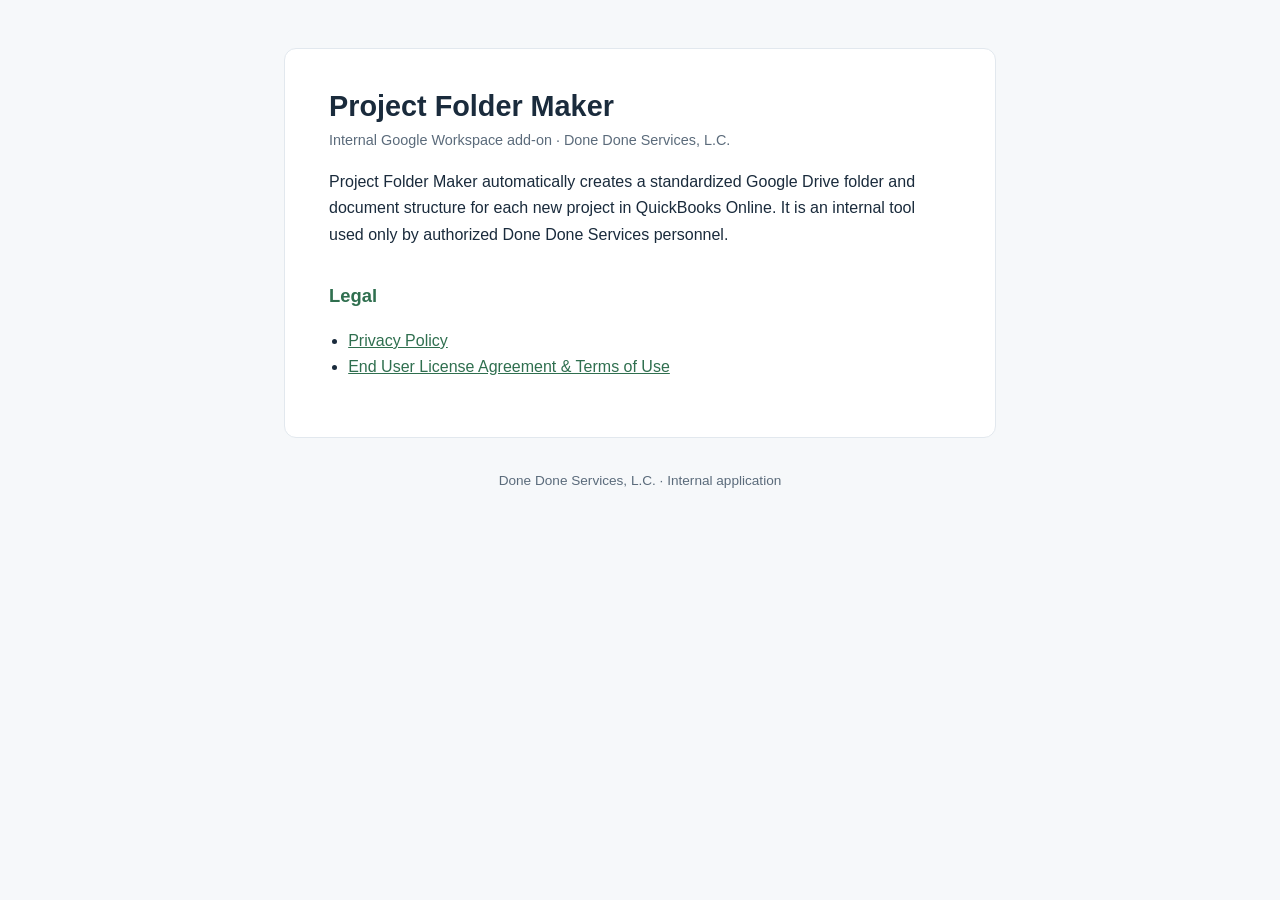
<file: index.html>
<!DOCTYPE html>
<html lang="en">
<head>
<meta charset="utf-8">
<meta name="viewport" content="width=device-width, initial-scale=1">
<meta name="robots" content="noindex">
<title>Project Folder Maker</title>
<link rel="stylesheet" href="style.css">
</head>
<body>
<div class="wrap">
<div class="card">
<h1>Project Folder Maker</h1>
<p class="meta">Internal Google Workspace add-on &middot; Done Done Services, L.C.</p>
<p>Project Folder Maker automatically creates a standardized Google Drive folder
and document structure for each new project in QuickBooks Online. It is an internal
tool used only by authorized Done Done Services personnel.</p>
<h2>Legal</h2>
<ul>
<li><a href="privacy-policy.html">Privacy Policy</a></li>
<li><a href="eula.html">End User License Agreement &amp; Terms of Use</a></li>
</ul>
</div>
<footer>Done Done Services, L.C. &middot; Internal application</footer>
</div>
</body>
</html>
</file>
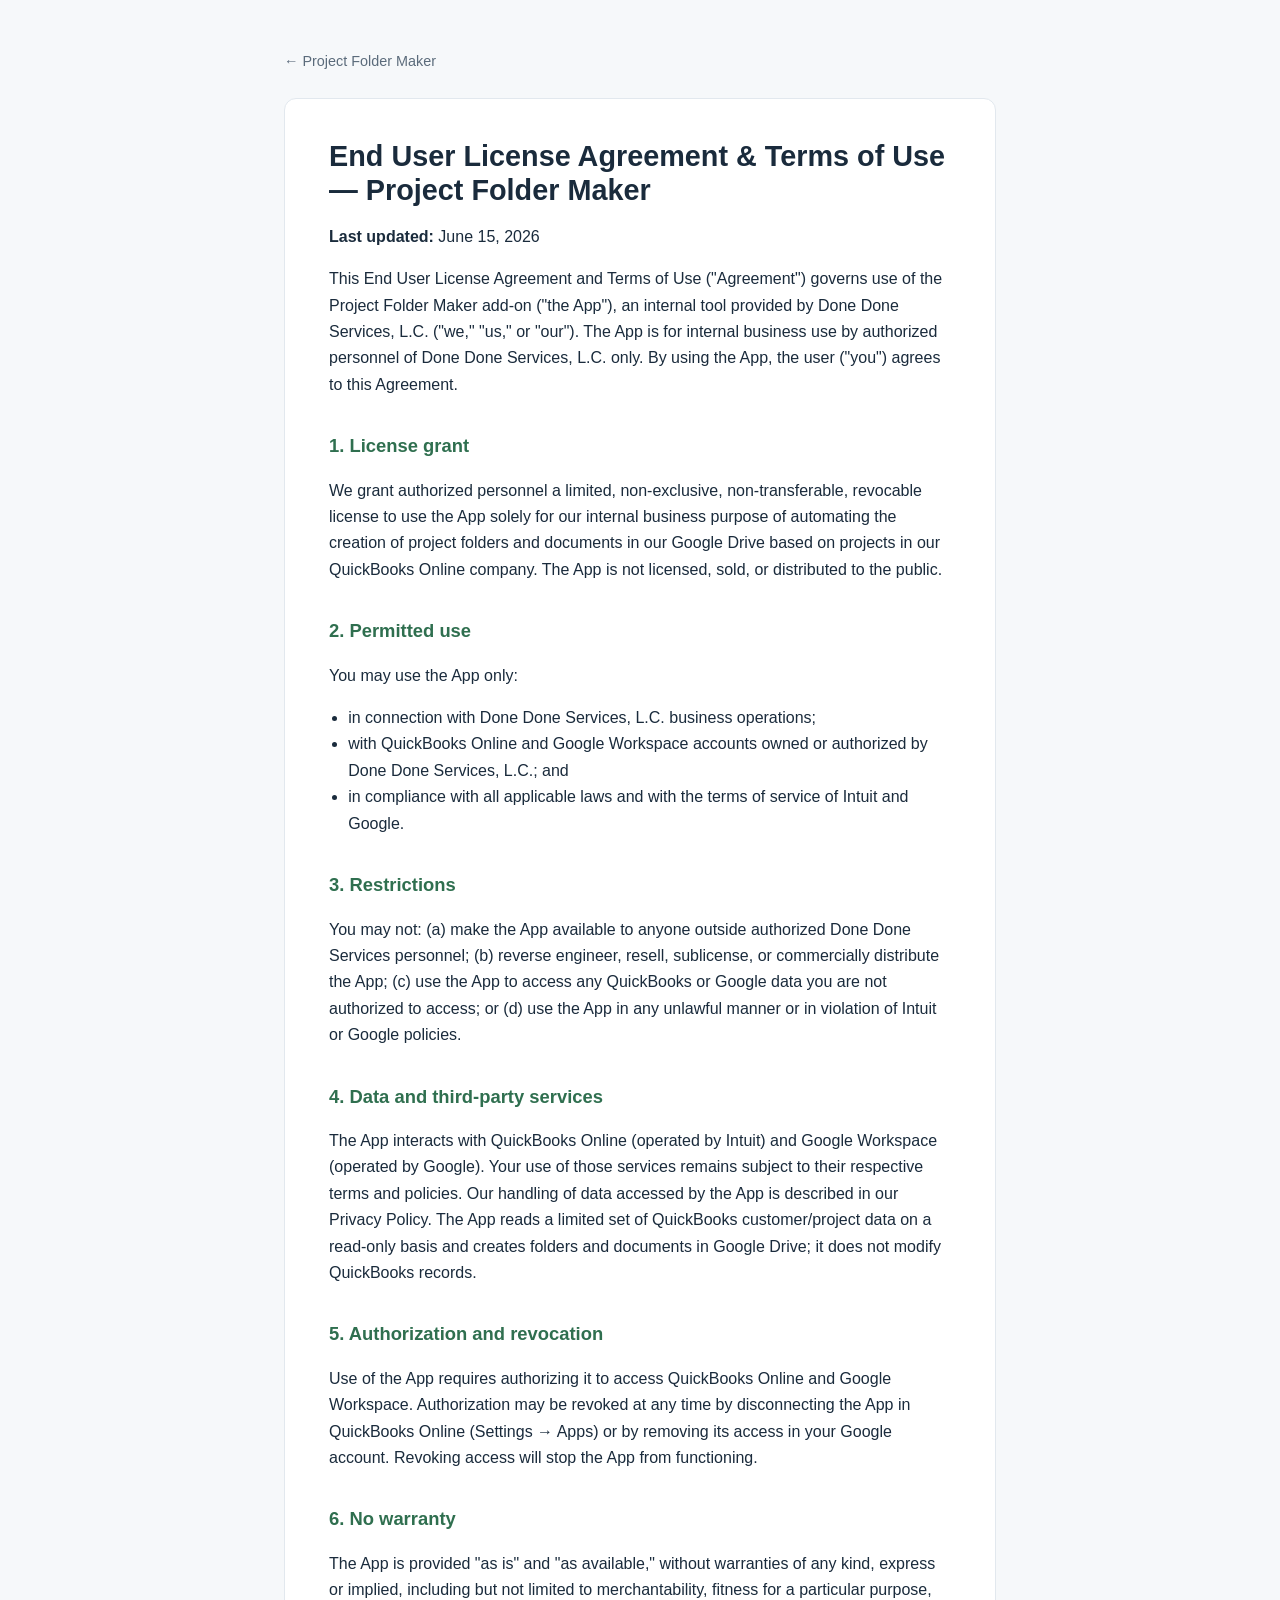
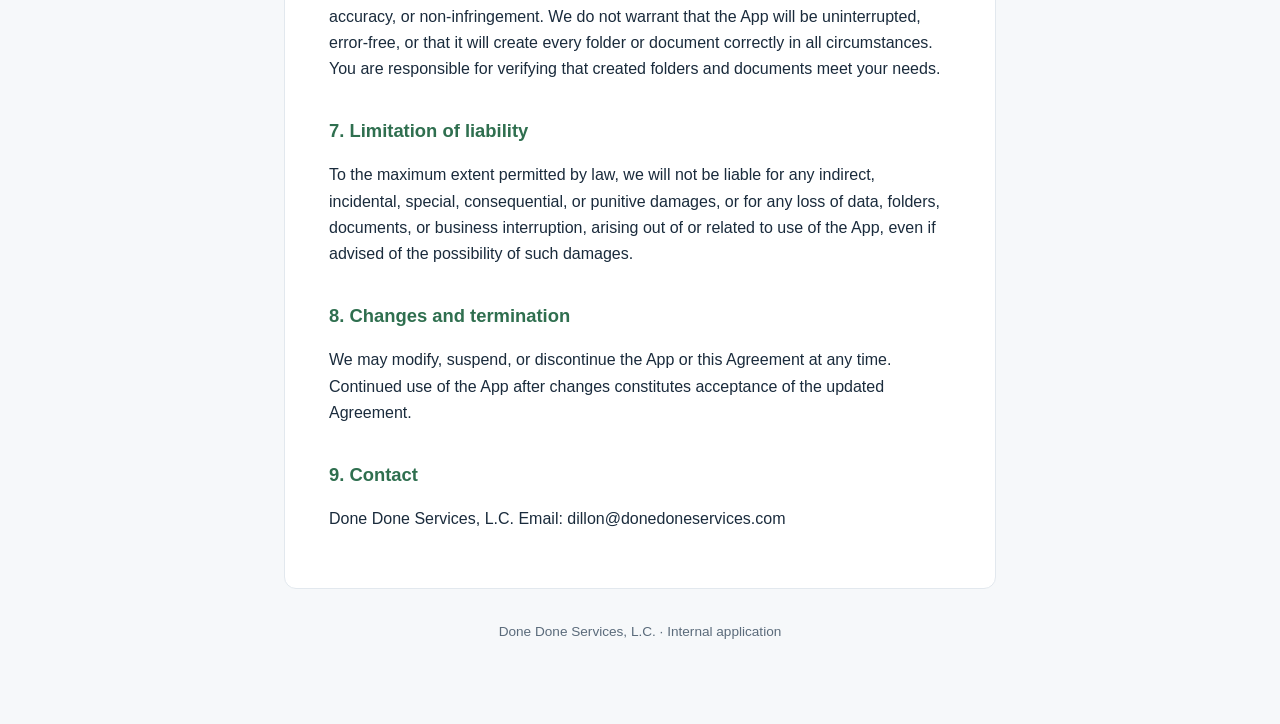
<file: eula.html>
<!DOCTYPE html>
<html lang="en">
<head>
<meta charset="utf-8">
<meta name="viewport" content="width=device-width, initial-scale=1">
<meta name="robots" content="noindex">
<title>EULA & Terms — Project Folder Maker</title>
<link rel="stylesheet" href="style.css">
</head>
<body>
<div class="wrap">
<a class="home" href="index.html">&larr; Project Folder Maker</a>
<div class="card">
<h1>End User License Agreement &amp; Terms of Use — Project Folder Maker</h1>
<p><strong>Last updated:</strong> June 15, 2026</p>
<p>This End User License Agreement and Terms of Use ("Agreement") governs use of the Project Folder Maker add-on ("the App"), an internal tool provided by Done Done Services, L.C. ("we," "us," or "our"). The App is for internal business use by authorized personnel of Done Done Services, L.C. only. By using the App, the user ("you") agrees to this Agreement.</p>
<h2>1. License grant</h2>
<p>We grant authorized personnel a limited, non-exclusive, non-transferable, revocable license to use the App solely for our internal business purpose of automating the creation of project folders and documents in our Google Drive based on projects in our QuickBooks Online company. The App is not licensed, sold, or distributed to the public.</p>
<h2>2. Permitted use</h2>
<p>You may use the App only:</p>
<ul>
<li>in connection with Done Done Services, L.C. business operations;</li>
<li>with QuickBooks Online and Google Workspace accounts owned or authorized by Done Done Services, L.C.; and</li>
<li>in compliance with all applicable laws and with the terms of service of Intuit and Google.</li>
</ul>
<h2>3. Restrictions</h2>
<p>You may not: (a) make the App available to anyone outside authorized Done Done Services personnel; (b) reverse engineer, resell, sublicense, or commercially distribute the App; (c) use the App to access any QuickBooks or Google data you are not authorized to access; or (d) use the App in any unlawful manner or in violation of Intuit or Google policies.</p>
<h2>4. Data and third-party services</h2>
<p>The App interacts with QuickBooks Online (operated by Intuit) and Google Workspace (operated by Google). Your use of those services remains subject to their respective terms and policies. Our handling of data accessed by the App is described in our Privacy Policy. The App reads a limited set of QuickBooks customer/project data on a read-only basis and creates folders and documents in Google Drive; it does not modify QuickBooks records.</p>
<h2>5. Authorization and revocation</h2>
<p>Use of the App requires authorizing it to access QuickBooks Online and Google Workspace. Authorization may be revoked at any time by disconnecting the App in QuickBooks Online (Settings → Apps) or by removing its access in your Google account. Revoking access will stop the App from functioning.</p>
<h2>6. No warranty</h2>
<p>The App is provided "as is" and "as available," without warranties of any kind, express or implied, including but not limited to merchantability, fitness for a particular purpose, accuracy, or non-infringement. We do not warrant that the App will be uninterrupted, error-free, or that it will create every folder or document correctly in all circumstances. You are responsible for verifying that created folders and documents meet your needs.</p>
<h2>7. Limitation of liability</h2>
<p>To the maximum extent permitted by law, we will not be liable for any indirect, incidental, special, consequential, or punitive damages, or for any loss of data, folders, documents, or business interruption, arising out of or related to use of the App, even if advised of the possibility of such damages.</p>
<h2>8. Changes and termination</h2>
<p>We may modify, suspend, or discontinue the App or this Agreement at any time. Continued use of the App after changes constitutes acceptance of the updated Agreement.</p>
<h2>9. Contact</h2>
<p>Done Done Services, L.C.
Email: dillon@donedoneservices.com</p>
</div>
<footer>Done Done Services, L.C. &middot; Internal application</footer>
</div>
</body>
</html>
</file>
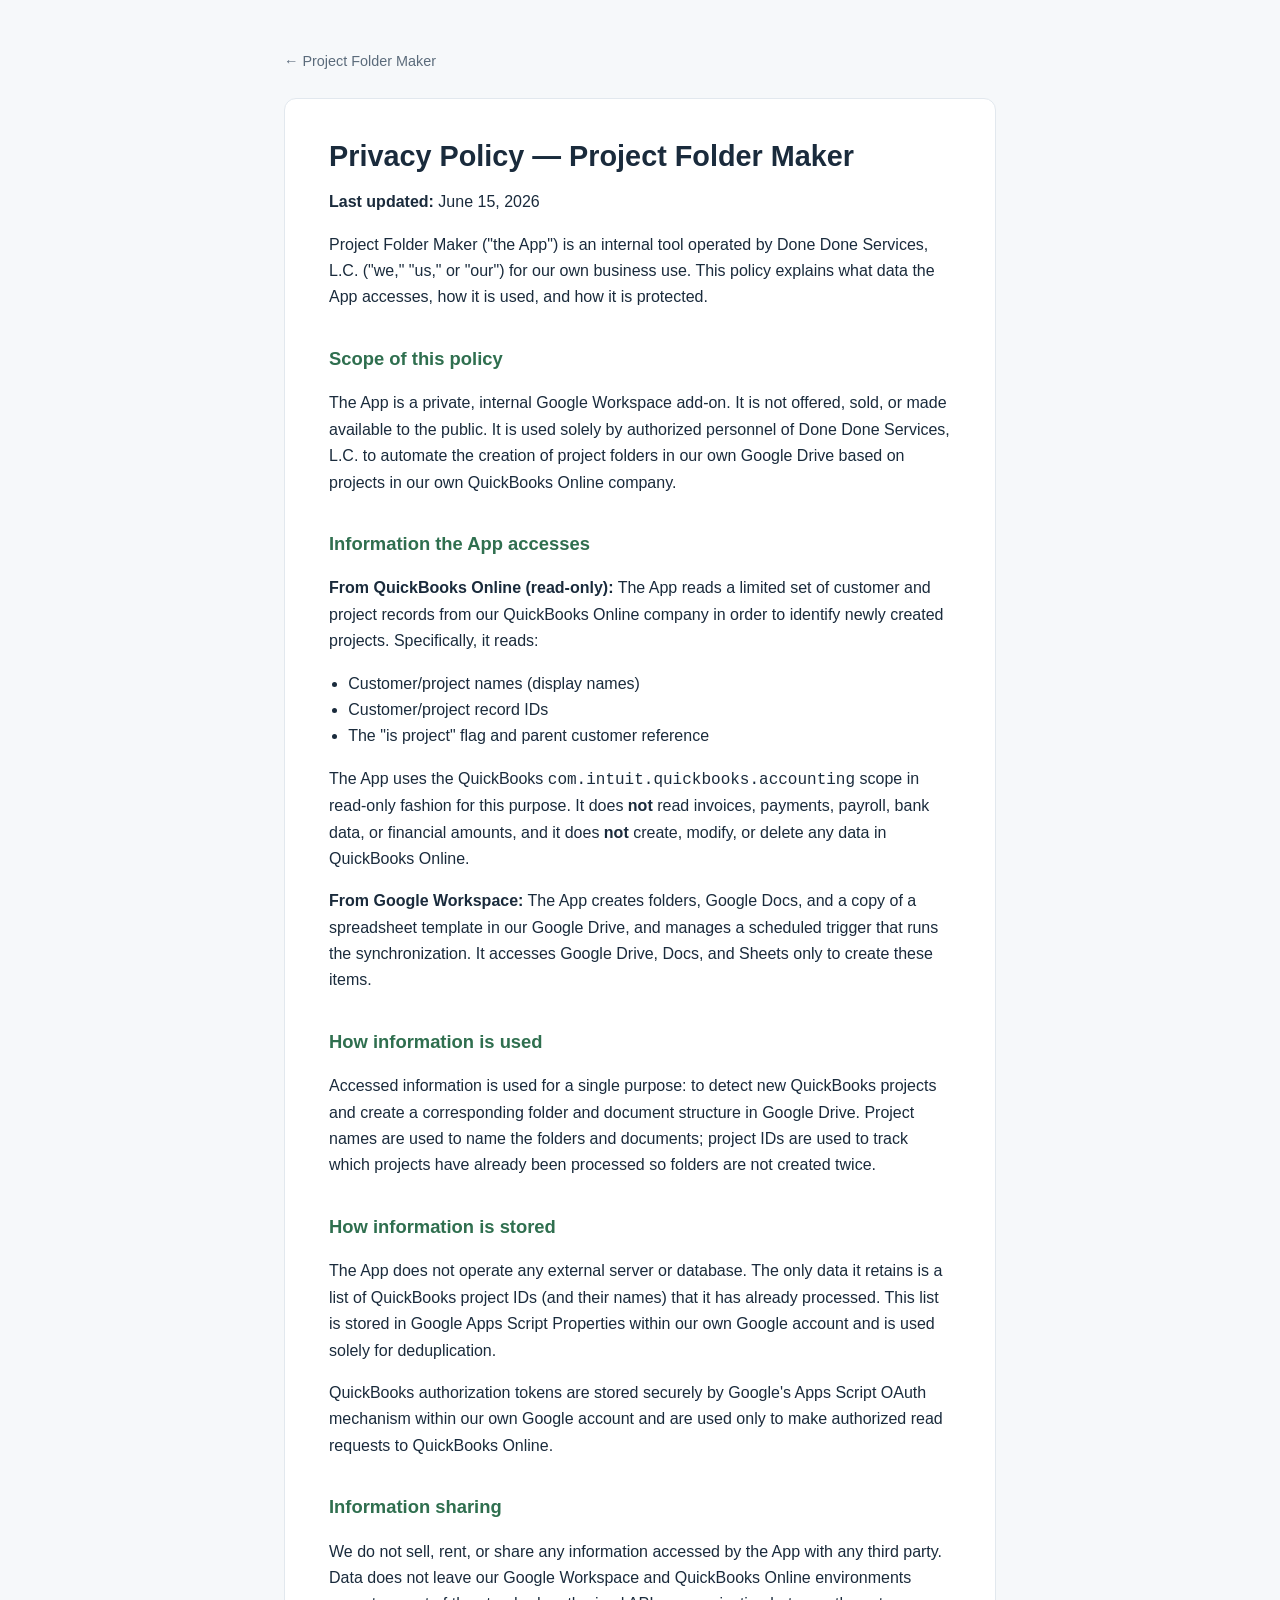
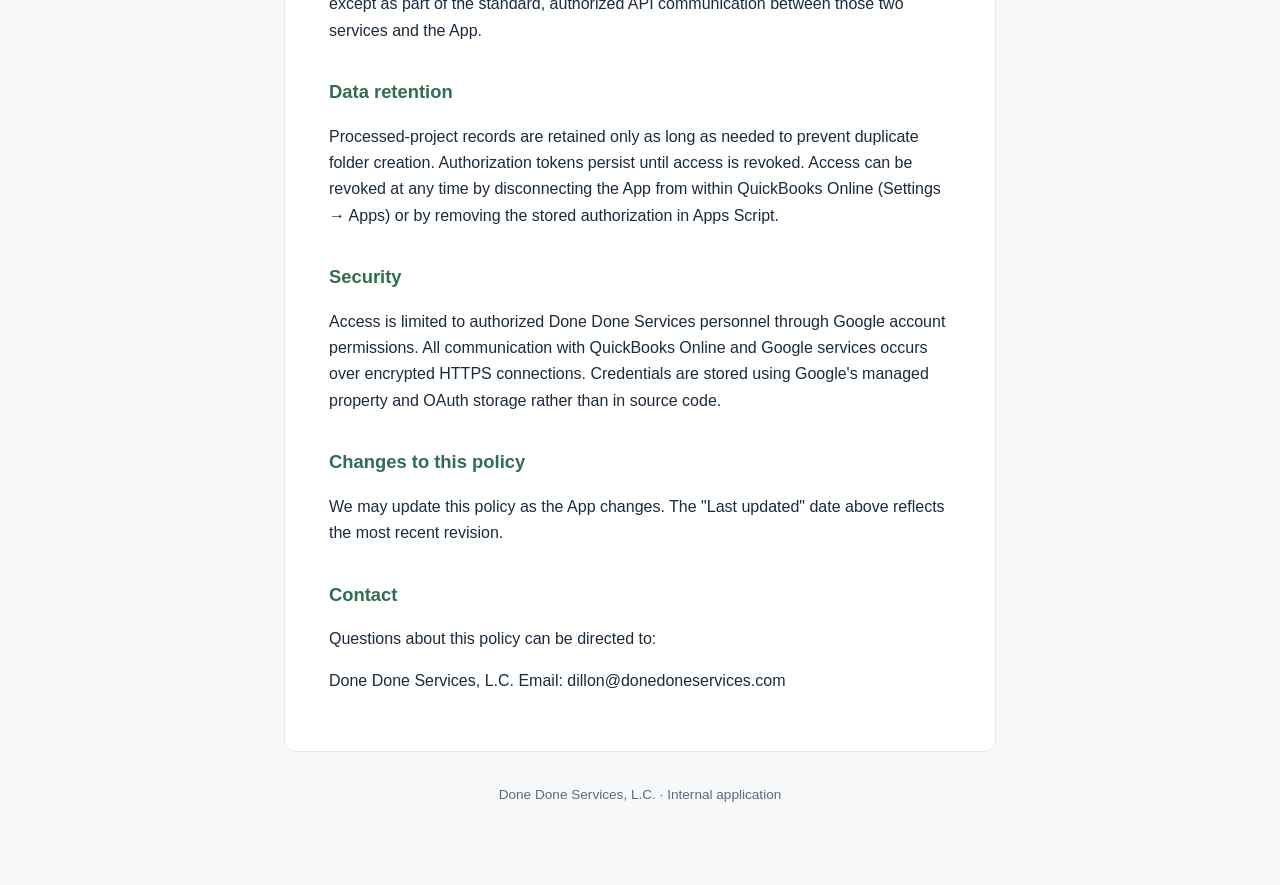
<file: privacy-policy.html>
<!DOCTYPE html>
<html lang="en">
<head>
<meta charset="utf-8">
<meta name="viewport" content="width=device-width, initial-scale=1">
<meta name="robots" content="noindex">
<title>Privacy Policy — Project Folder Maker</title>
<link rel="stylesheet" href="style.css">
</head>
<body>
<div class="wrap">
<a class="home" href="index.html">&larr; Project Folder Maker</a>
<div class="card">
<h1>Privacy Policy — Project Folder Maker</h1>
<p><strong>Last updated:</strong> June 15, 2026</p>
<p>Project Folder Maker ("the App") is an internal tool operated by Done Done Services, L.C. ("we," "us," or "our") for our own business use. This policy explains what data the App accesses, how it is used, and how it is protected.</p>
<h2>Scope of this policy</h2>
<p>The App is a private, internal Google Workspace add-on. It is not offered, sold, or made available to the public. It is used solely by authorized personnel of Done Done Services, L.C. to automate the creation of project folders in our own Google Drive based on projects in our own QuickBooks Online company.</p>
<h2>Information the App accesses</h2>
<p><strong>From QuickBooks Online (read-only):</strong> The App reads a limited set of customer and project records from our QuickBooks Online company in order to identify newly created projects. Specifically, it reads:</p>
<ul>
<li>Customer/project names (display names)</li>
<li>Customer/project record IDs</li>
<li>The "is project" flag and parent customer reference</li>
</ul>
<p>The App uses the QuickBooks <code>com.intuit.quickbooks.accounting</code> scope in read-only fashion for this purpose. It does <strong>not</strong> read invoices, payments, payroll, bank data, or financial amounts, and it does <strong>not</strong> create, modify, or delete any data in QuickBooks Online.</p>
<p><strong>From Google Workspace:</strong> The App creates folders, Google Docs, and a copy of a spreadsheet template in our Google Drive, and manages a scheduled trigger that runs the synchronization. It accesses Google Drive, Docs, and Sheets only to create these items.</p>
<h2>How information is used</h2>
<p>Accessed information is used for a single purpose: to detect new QuickBooks projects and create a corresponding folder and document structure in Google Drive. Project names are used to name the folders and documents; project IDs are used to track which projects have already been processed so folders are not created twice.</p>
<h2>How information is stored</h2>
<p>The App does not operate any external server or database. The only data it retains is a list of QuickBooks project IDs (and their names) that it has already processed. This list is stored in Google Apps Script Properties within our own Google account and is used solely for deduplication.</p>
<p>QuickBooks authorization tokens are stored securely by Google's Apps Script OAuth mechanism within our own Google account and are used only to make authorized read requests to QuickBooks Online.</p>
<h2>Information sharing</h2>
<p>We do not sell, rent, or share any information accessed by the App with any third party. Data does not leave our Google Workspace and QuickBooks Online environments except as part of the standard, authorized API communication between those two services and the App.</p>
<h2>Data retention</h2>
<p>Processed-project records are retained only as long as needed to prevent duplicate folder creation. Authorization tokens persist until access is revoked. Access can be revoked at any time by disconnecting the App from within QuickBooks Online (Settings → Apps) or by removing the stored authorization in Apps Script.</p>
<h2>Security</h2>
<p>Access is limited to authorized Done Done Services personnel through Google account permissions. All communication with QuickBooks Online and Google services occurs over encrypted HTTPS connections. Credentials are stored using Google's managed property and OAuth storage rather than in source code.</p>
<h2>Changes to this policy</h2>
<p>We may update this policy as the App changes. The "Last updated" date above reflects the most recent revision.</p>
<h2>Contact</h2>
<p>Questions about this policy can be directed to:</p>
<p>Done Done Services, L.C.
Email: dillon@donedoneservices.com</p>
</div>
<footer>Done Done Services, L.C. &middot; Internal application</footer>
</div>
</body>
</html>
</file>
<file: style.css>
:root {
  --ink: #1a2b3c;
  --muted: #5b6b7b;
  --accent: #2f6f4f;
  --rule: #e2e8ee;
  --bg: #ffffff;
}
* { box-sizing: border-box; }
body {
  margin: 0;
  background: #f6f8fa;
  color: var(--ink);
  font: 16px/1.65 -apple-system, BlinkMacSystemFont, "Segoe UI", Roboto, Helvetica, Arial, sans-serif;
}
.wrap {
  max-width: 760px;
  margin: 0 auto;
  padding: 48px 24px 80px;
}
.card {
  background: var(--bg);
  border: 1px solid var(--rule);
  border-radius: 12px;
  padding: 40px 44px;
}
h1 { font-size: 1.8rem; margin: 0 0 .4em; line-height: 1.2; }
h2 { font-size: 1.15rem; margin: 1.8em 0 .5em; color: var(--accent); }
p, li { color: var(--ink); }
strong { color: var(--ink); }
a { color: var(--accent); }
hr { border: none; border-top: 1px solid var(--rule); margin: 2em 0; }
.meta { color: var(--muted); font-size: .9rem; margin-top: -.4em; }
.home {
  display: inline-block;
  margin-bottom: 24px;
  color: var(--muted);
  text-decoration: none;
  font-size: .9rem;
}
.home:hover { color: var(--accent); }
footer {
  margin-top: 32px;
  color: var(--muted);
  font-size: .85rem;
  text-align: center;
}
ul { padding-left: 1.2em; }
</file>
